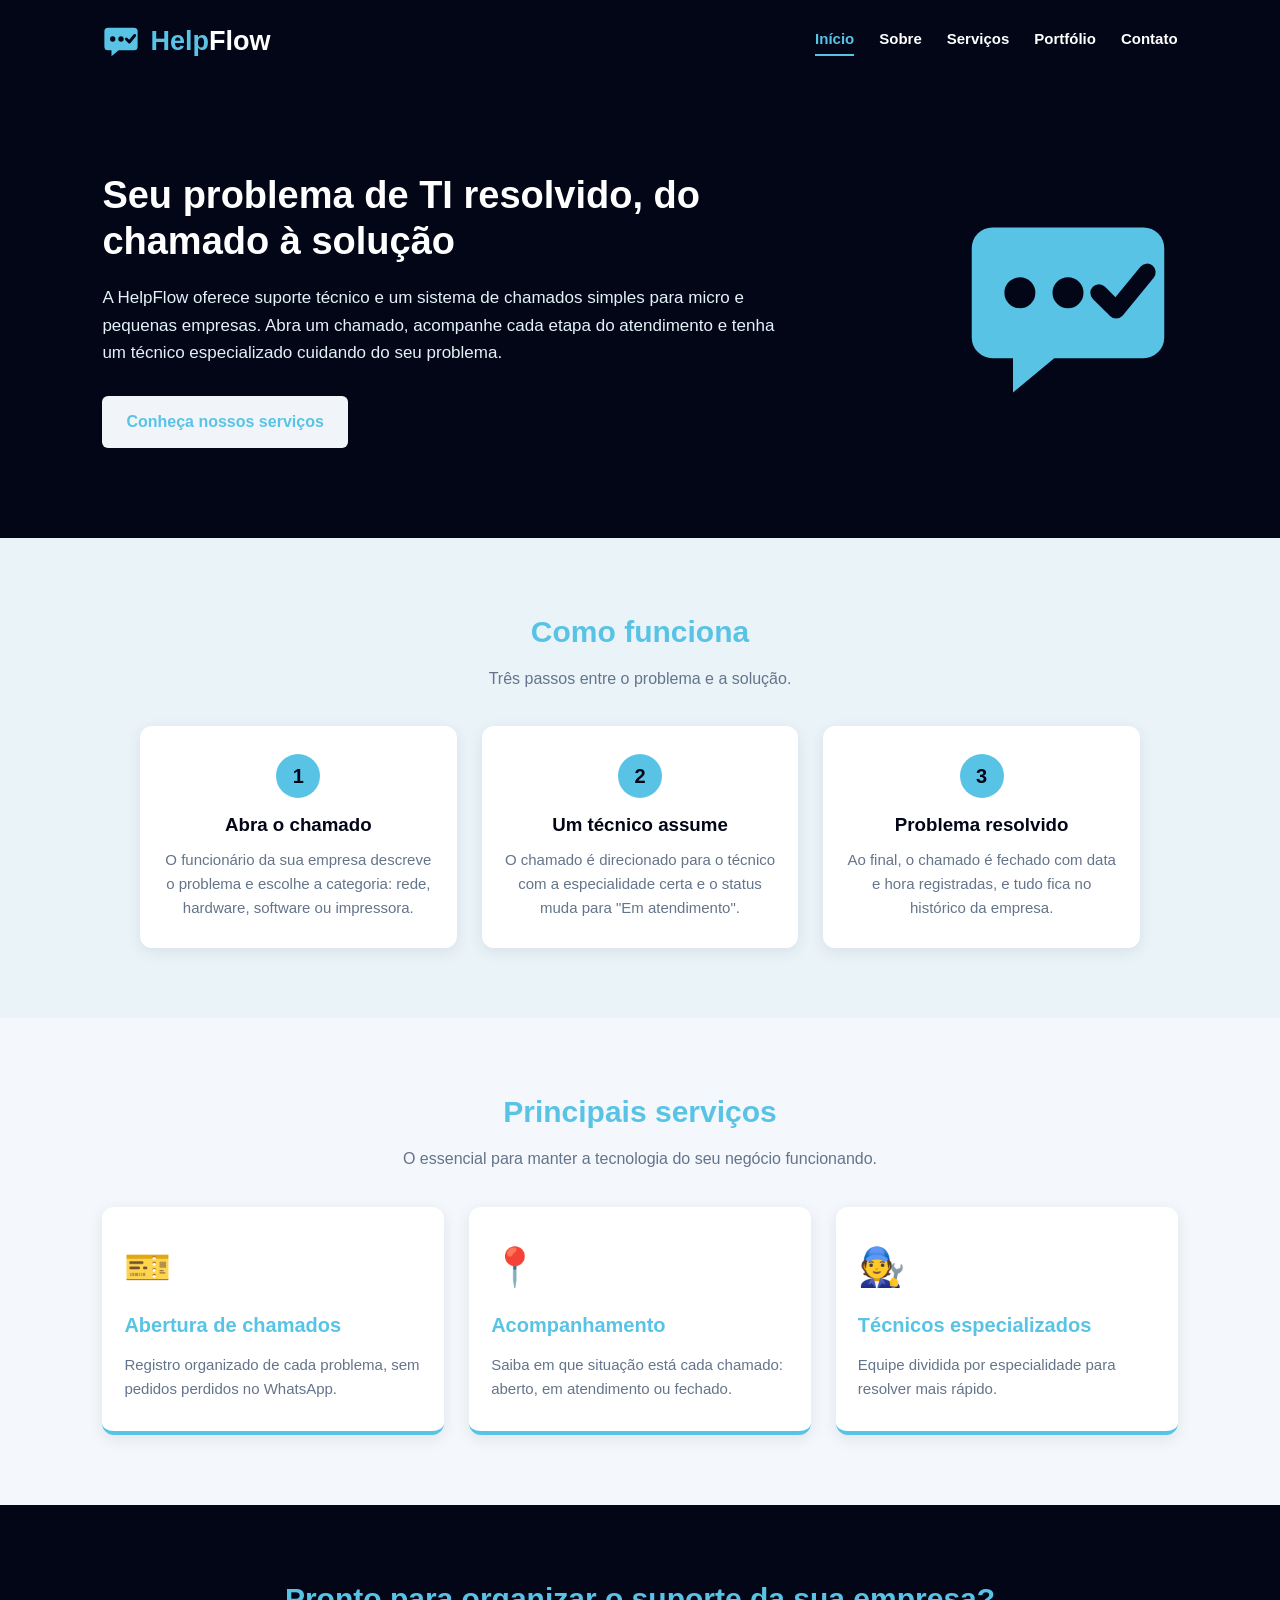
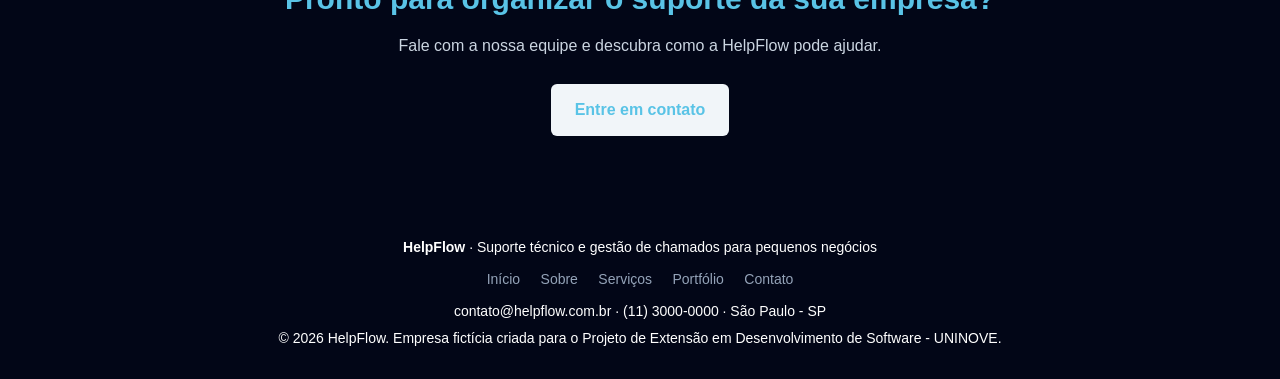
<file: Portfolio-HelpFlow/index.html>
<!DOCTYPE html>
<html lang="pt-br">
<head>
    <meta charset="UTF-8">
    <meta name="viewport" content="width=device-width, initial-scale=1.0">
    <title>HelpFlow | Suporte técnico para pequenos negócios</title>
    <link rel="icon" href="img/logo.svg" type="image/svg+xml">
    <link rel="stylesheet" href="style.css">
</head>
<body>

    <!-- Cabeçalho com logotipo e menu de navegação -->
    <header class="header">
        <h1 class="logo">
            <a href="index.html">
                <img src="img/logo.svg" alt="Logotipo HelpFlow">
                <span class="logo-texto"><span>Help</span>Flow</span>
            </a>
        </h1>

        <nav>
            <a href="index.html" class="ativo">Início</a>
            <a href="sobre.html">Sobre</a>
            <a href="servicos.html">Serviços</a>
            <a href="portfolio.html">Portfólio</a>
            <a href="contato.html">Contato</a>
        </nav>
    </header>

    <main>
    <!-- Banner principal -->
    <section class="inicio">
        <div class="inicio-conteudo">
            <h2>Seu problema de TI resolvido, do chamado à solução</h2>
            <p>
                A HelpFlow oferece suporte técnico e um sistema de chamados simples para micro e pequenas empresas.
                Abra um chamado, acompanhe cada etapa do atendimento e tenha um técnico especializado cuidando do seu problema.
            </p>
            <a href="servicos.html" class="botao">Conheça nossos serviços</a>
        </div>
        <img class="inicio-logo" src="img/logo.svg" alt="">
    </section>

    <!-- Como funciona -->
    <section class="secao secao-servicos">
        <h2>Como funciona</h2>
        <p class="subtitulo">Três passos entre o problema e a solução.</p>

        <div class="passos">
            <div class="passo">
                <span class="passo-numero">1</span>
                <h3>Abra o chamado</h3>
                <p>O funcionário da sua empresa descreve o problema e escolhe a categoria: rede, hardware, software ou impressora.</p>
            </div>
            <div class="passo">
                <span class="passo-numero">2</span>
                <h3>Um técnico assume</h3>
                <p>O chamado é direcionado para o técnico com a especialidade certa e o status muda para "Em atendimento".</p>
            </div>
            <div class="passo">
                <span class="passo-numero">3</span>
                <h3>Problema resolvido</h3>
                <p>Ao final, o chamado é fechado com data e hora registradas, e tudo fica no histórico da empresa.</p>
            </div>
        </div>
    </section>

    <!-- Destaque dos principais serviços -->
    <section class="secao">
        <h2>Principais serviços</h2>
        <p class="subtitulo">O essencial para manter a tecnologia do seu negócio funcionando.</p>

        <div class="container-cards">
            <div class="card">
                <div class="icone">🎫</div>
                <h3>Abertura de chamados</h3>
                <p>Registro organizado de cada problema, sem pedidos perdidos no WhatsApp.</p>
            </div>
            <div class="card">
                <div class="icone">📍</div>
                <h3>Acompanhamento</h3>
                <p>Saiba em que situação está cada chamado: aberto, em atendimento ou fechado.</p>
            </div>
            <div class="card">
                <div class="icone">🧑‍🔧</div>
                <h3>Técnicos especializados</h3>
                <p>Equipe dividida por especialidade para resolver mais rápido.</p>
            </div>
        </div>
    </section>

    <!-- Chamada para ação -->
    <section class="secao chamada-acao">
        <h2>Pronto para organizar o suporte da sua empresa?</h2>
        <p>Fale com a nossa equipe e descubra como a HelpFlow pode ajudar.</p>
        <a href="contato.html" class="botao">Entre em contato</a>
    </section>
    </main>

    <!-- Rodapé -->
    <footer class="footer">
        <p><strong>HelpFlow</strong> · Suporte técnico e gestão de chamados para pequenos negócios</p>
        <div class="footer-links">
            <a href="index.html">Início</a>
            <a href="sobre.html">Sobre</a>
            <a href="servicos.html">Serviços</a>
            <a href="portfolio.html">Portfólio</a>
            <a href="contato.html">Contato</a>
        </div>
        <p>contato@helpflow.com.br · (11) 3000-0000 · São Paulo - SP</p>
        <p>&copy; 2026 HelpFlow. Empresa fictícia criada para o Projeto de Extensão em Desenvolvimento de Software - UNINOVE.</p>
    </footer>

</body>
</html>
</file>
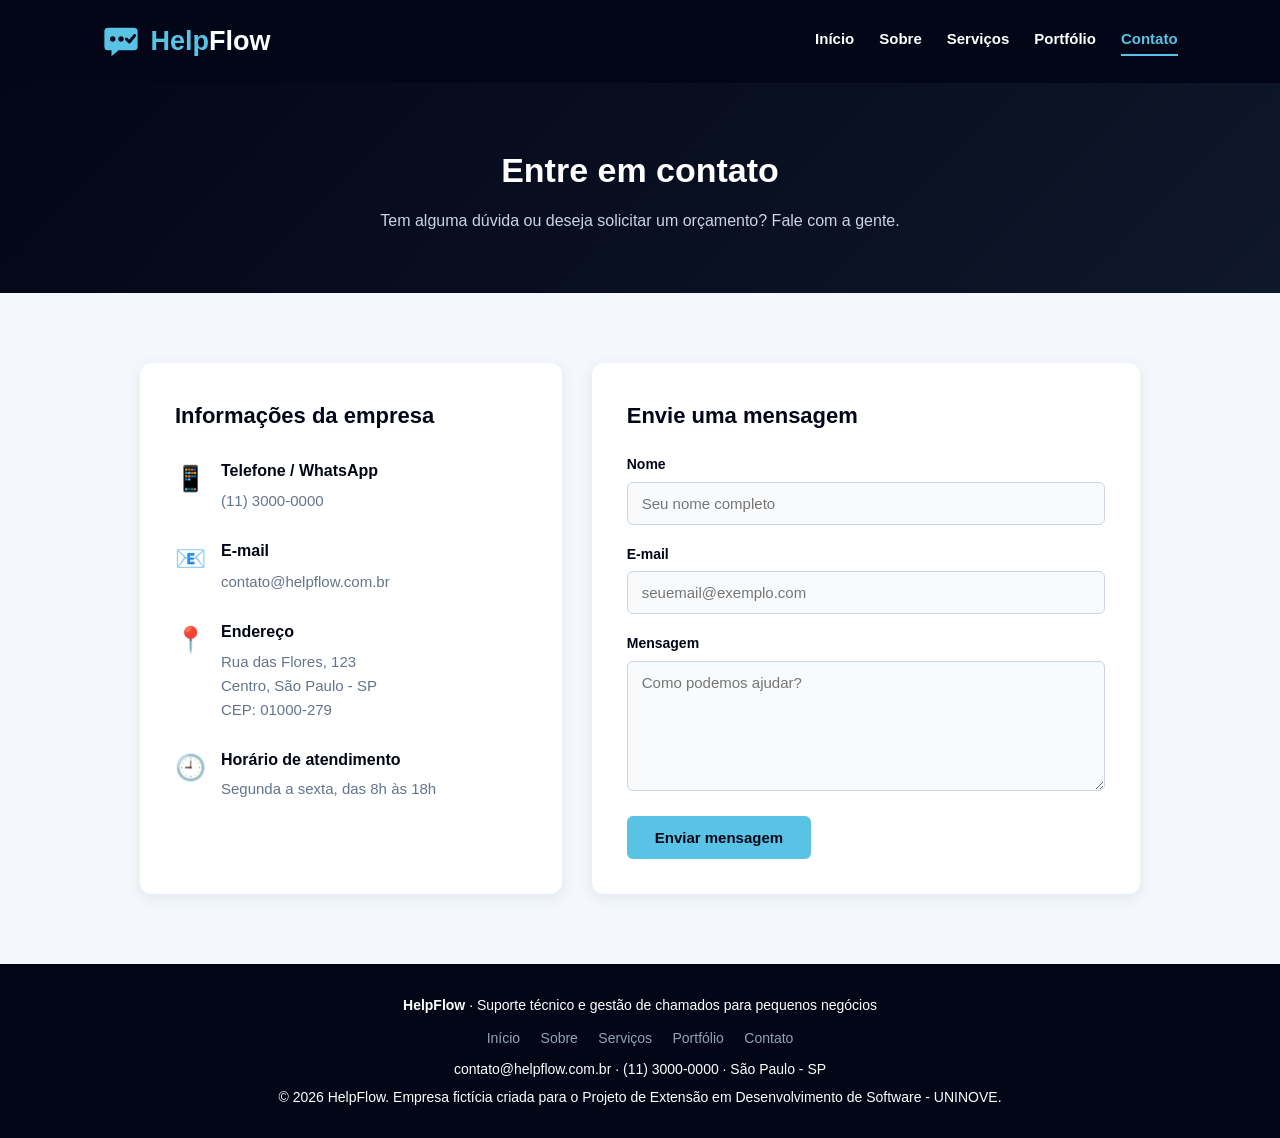
<file: Portfolio-HelpFlow/contato.html>
<!DOCTYPE html>
<html lang="pt-br">
<head>
    <meta charset="UTF-8">
    <meta name="viewport" content="width=device-width, initial-scale=1.0">
    <title>HelpFlow | Contato</title>
    <link rel="icon" href="img/logo.svg" type="image/svg+xml">
    <link rel="stylesheet" href="style.css">
</head>
<body>

    <!-- Cabeçalho com logotipo e menu de navegação -->
    <header class="header">
        <h1 class="logo">
            <a href="index.html">
                <img src="img/logo.svg" alt="Logotipo HelpFlow">
                <span class="logo-texto"><span>Help</span>Flow</span>
            </a>
        </h1>

        <nav>
            <a href="../index.html">Início</a>
            <a href="sobre.html">Sobre</a>
            <a href="servicos.html">Serviços</a>
            <a href="portfolio.html">Portfólio</a>
            <a href="contato.html" class="ativo">Contato</a>
        </nav>
    </header>

    <main>
    <section class="topo-pagina">
        <h2>Entre em contato</h2>
        <p>Tem alguma dúvida ou deseja solicitar um orçamento? Fale com a gente.</p>
    </section>

    <section class="secao contato">
        <div class="contato-container">
            
            <div class="informacoes">
                <h3>Informações da empresa</h3>

                <div class="informacao-item">
                    <span>📱</span>
                    <div>
                        <h4>Telefone / WhatsApp</h4>
                        <p>(11) 3000-0000</p>
                    </div>
                </div>

                <div class="informacao-item">
                    <span>📧</span>
                    <div>
                        <h4>E-mail</h4>
                        <a href="mailto:contato@helpflow.com.br">contato@helpflow.com.br</a>
                    </div>
                </div>

                <div class="informacao-item">
                    <span>📍</span>
                    <div>
                        <h4>Endereço</h4>
                        <p>
                            Rua das Flores, 123<br>
                            Centro, São Paulo - SP<br>
                            CEP: 01000-279
                        </p>
                    </div>
                </div>

                <div class="informacao-item">
                    <span>🕘</span>
                    <div>
                        <h4>Horário de atendimento</h4>
                        <p>Segunda a sexta, das 8h às 18h</p>
                    </div>
                </div>
            </div>

            
            <form class="formulario" id="form-contato">
                <h3>Envie uma mensagem</h3>

                <label for="nome">Nome</label>
                <input type="text" id="nome" name="nome" placeholder="Seu nome completo" required>

                <label for="email">E-mail</label>
                <input type="email" id="email" name="email" placeholder="seuemail@exemplo.com" required>

                <label for="mensagem">Mensagem</label>
                <textarea id="mensagem" name="mensagem" placeholder="Como podemos ajudar?" required></textarea>

                <button type="submit" class="botao-enviar">Enviar mensagem</button>
                <p class="mensagem-sucesso" id="mensagem-sucesso">Mensagem enviada! Em breve entraremos em contato.</p>
            </form>
        </div>
    </section>
    </main>

    
    <footer class="footer">
        <p><strong>HelpFlow</strong> · Suporte técnico e gestão de chamados para pequenos negócios</p>
        <div class="footer-links">
            <a href="../index.html">Início</a>
            <a href="sobre.html">Sobre</a>
            <a href="servicos.html">Serviços</a>
            <a href="portfolio.html">Portfólio</a>
            <a href="contato.html">Contato</a>
        </div>
        <p>contato@helpflow.com.br · (11) 3000-0000 · São Paulo - SP</p>
        <p>&copy; 2026 HelpFlow. Empresa fictícia criada para o Projeto de Extensão em Desenvolvimento de Software - UNINOVE.</p>
    </footer>
    <script src="script.js"></script>

</body>
</html>
</file>
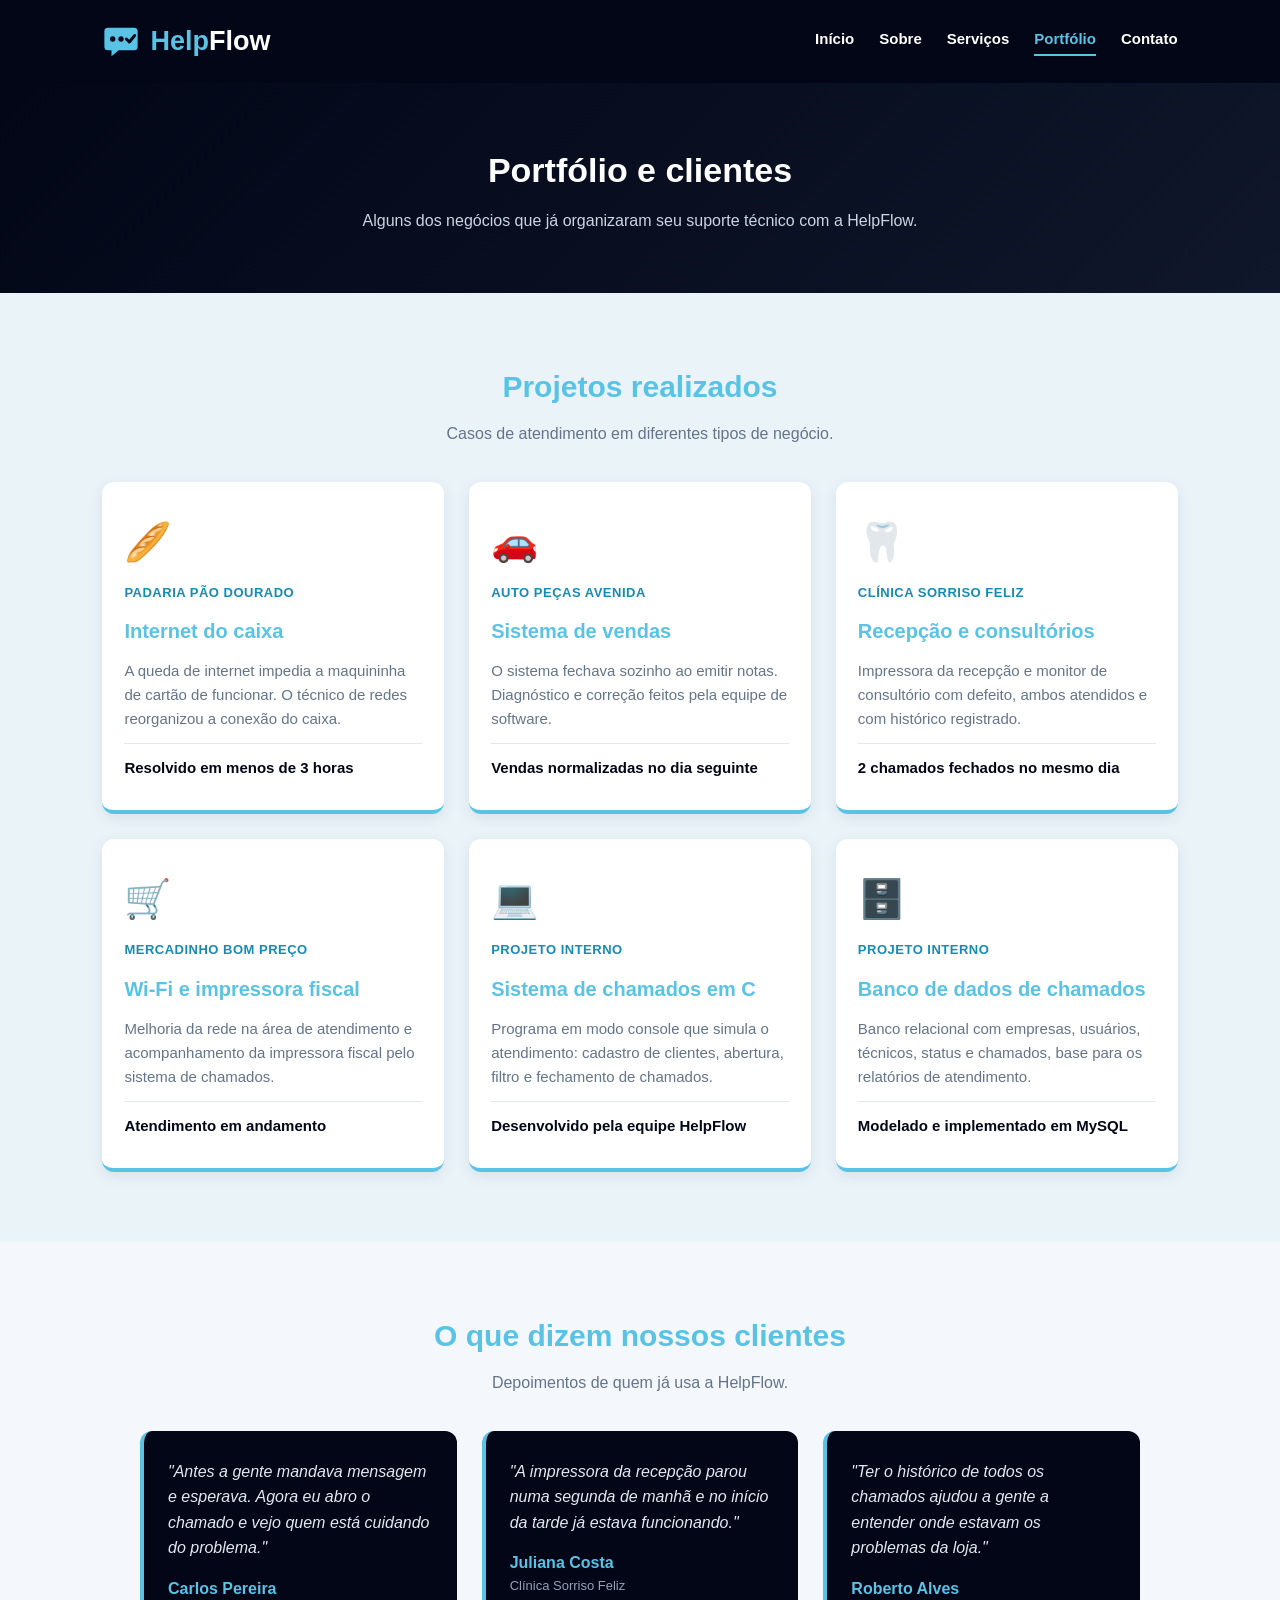
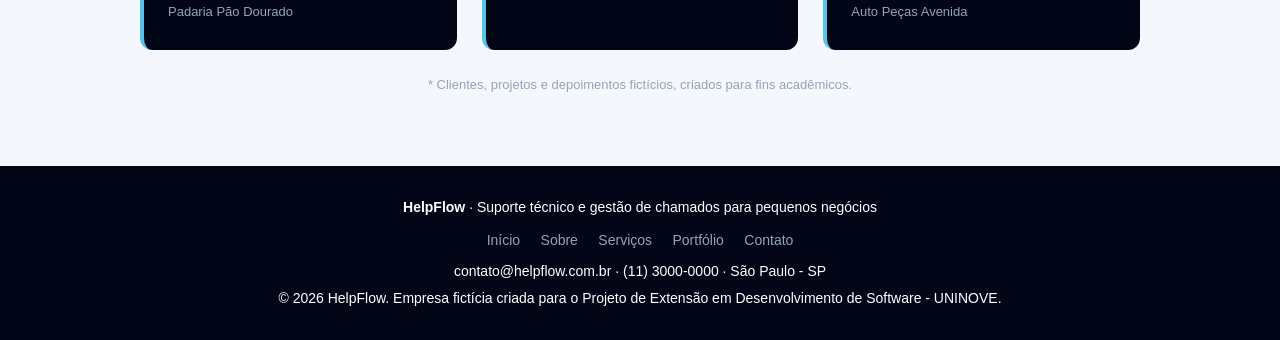
<file: Portfolio-HelpFlow/portfolio.html>
<!DOCTYPE html>
<html lang="pt-br">
<head>
    <meta charset="UTF-8">
    <meta name="viewport" content="width=device-width, initial-scale=1.0">
    <title>HelpFlow | Portfólio</title>
    <link rel="icon" href="img/logo.svg" type="image/svg+xml">
    <link rel="stylesheet" href="style.css">
</head>
<body>

    
    <header class="header">
        <h1 class="logo">
            <a href="index.html">
                <img src="img/logo.svg" alt="Logotipo HelpFlow">
                <span class="logo-texto"><span>Help</span>Flow</span>
            </a>
        </h1>

        <nav>
            <a href="../index.html">Início</a>
            <a href="sobre.html">Sobre</a>
            <a href="servicos.html">Serviços</a>
            <a href="portfolio.html" class="ativo">Portfólio</a>
            <a href="contato.html">Contato</a>
        </nav>
    </header>

    <main>
    <section class="topo-pagina">
        <h2>Portfólio e clientes</h2>
        <p>Alguns dos negócios que já organizaram seu suporte técnico com a HelpFlow.</p>
    </section>

    
    <section class="secao secao-servicos">
        <h2>Projetos realizados</h2>
        <p class="subtitulo">Casos de atendimento em diferentes tipos de negócio.</p>

        <div class="container-cards">
            <div class="card">
                <div class="icone">🥖</div>
                <span class="projeto-cliente">Padaria Pão Dourado</span>
                <h3>Internet do caixa</h3>
                <p>A queda de internet impedia a maquininha de cartão de funcionar. O técnico de redes reorganizou a conexão do caixa.</p>
                <p class="projeto-resultado">Resolvido em menos de 3 horas</p>
            </div>
            <div class="card">
                <div class="icone">🚗</div>
                <span class="projeto-cliente">Auto Peças Avenida</span>
                <h3>Sistema de vendas</h3>
                <p>O sistema fechava sozinho ao emitir notas. Diagnóstico e correção feitos pela equipe de software.</p>
                <p class="projeto-resultado">Vendas normalizadas no dia seguinte</p>
            </div>
            <div class="card">
                <div class="icone">🦷</div>
                <span class="projeto-cliente">Clínica Sorriso Feliz</span>
                <h3>Recepção e consultórios</h3>
                <p>Impressora da recepção e monitor de consultório com defeito, ambos atendidos e com histórico registrado.</p>
                <p class="projeto-resultado">2 chamados fechados no mesmo dia</p>
            </div>
            <div class="card">
                <div class="icone">🛒</div>
                <span class="projeto-cliente">Mercadinho Bom Preço</span>
                <h3>Wi-Fi e impressora fiscal</h3>
                <p>Melhoria da rede na área de atendimento e acompanhamento da impressora fiscal pelo sistema de chamados.</p>
                <p class="projeto-resultado">Atendimento em andamento</p>
            </div>
            <div class="card">
                <div class="icone">💻</div>
                <span class="projeto-cliente">Projeto interno</span>
                <h3>Sistema de chamados em C</h3>
                <p>Programa em modo console que simula o atendimento: cadastro de clientes, abertura, filtro e fechamento de chamados.</p>
                <p class="projeto-resultado">Desenvolvido pela equipe HelpFlow</p>
            </div>
            <div class="card">
                <div class="icone">🗄️</div>
                <span class="projeto-cliente">Projeto interno</span>
                <h3>Banco de dados de chamados</h3>
                <p>Banco relacional com empresas, usuários, técnicos, status e chamados, base para os relatórios de atendimento.</p>
                <p class="projeto-resultado">Modelado e implementado em MySQL</p>
            </div>
        </div>
    </section>

    
    <section class="secao">
        <h2>O que dizem nossos clientes</h2>
        <p class="subtitulo">Depoimentos de quem já usa a HelpFlow.</p>

        <div class="depoimentos">
            <div class="depoimento">
                <p>"Antes a gente mandava mensagem e esperava. Agora eu abro o chamado e vejo quem está cuidando do problema."</p>
                <strong>Carlos Pereira</strong>
                <span>Padaria Pão Dourado</span>
            </div>
            <div class="depoimento">
                <p>"A impressora da recepção parou numa segunda de manhã e no início da tarde já estava funcionando."</p>
                <strong>Juliana Costa</strong>
                <span>Clínica Sorriso Feliz</span>
            </div>
            <div class="depoimento">
                <p>"Ter o histórico de todos os chamados ajudou a gente a entender onde estavam os problemas da loja."</p>
                <strong>Roberto Alves</strong>
                <span>Auto Peças Avenida</span>
            </div>
        </div>
        <p class="aviso-ficticio">* Clientes, projetos e depoimentos fictícios, criados para fins acadêmicos.</p>
    </section>
    </main>

    
    <footer class="footer">
        <p><strong>HelpFlow</strong> · Suporte técnico e gestão de chamados para pequenos negócios</p>
        <div class="footer-links">
            <a href="../index.html">Início</a>
            <a href="sobre.html">Sobre</a>
            <a href="servicos.html">Serviços</a>
            <a href="portfolio.html">Portfólio</a>
            <a href="contato.html">Contato</a>
        </div>
        <p>contato@helpflow.com.br · (11) 3000-0000 · São Paulo - SP</p>
        <p>&copy; 2026 HelpFlow. Empresa fictícia criada para o Projeto de Extensão em Desenvolvimento de Software - UNINOVE.</p>
    </footer>

</body>
</html>
</file>
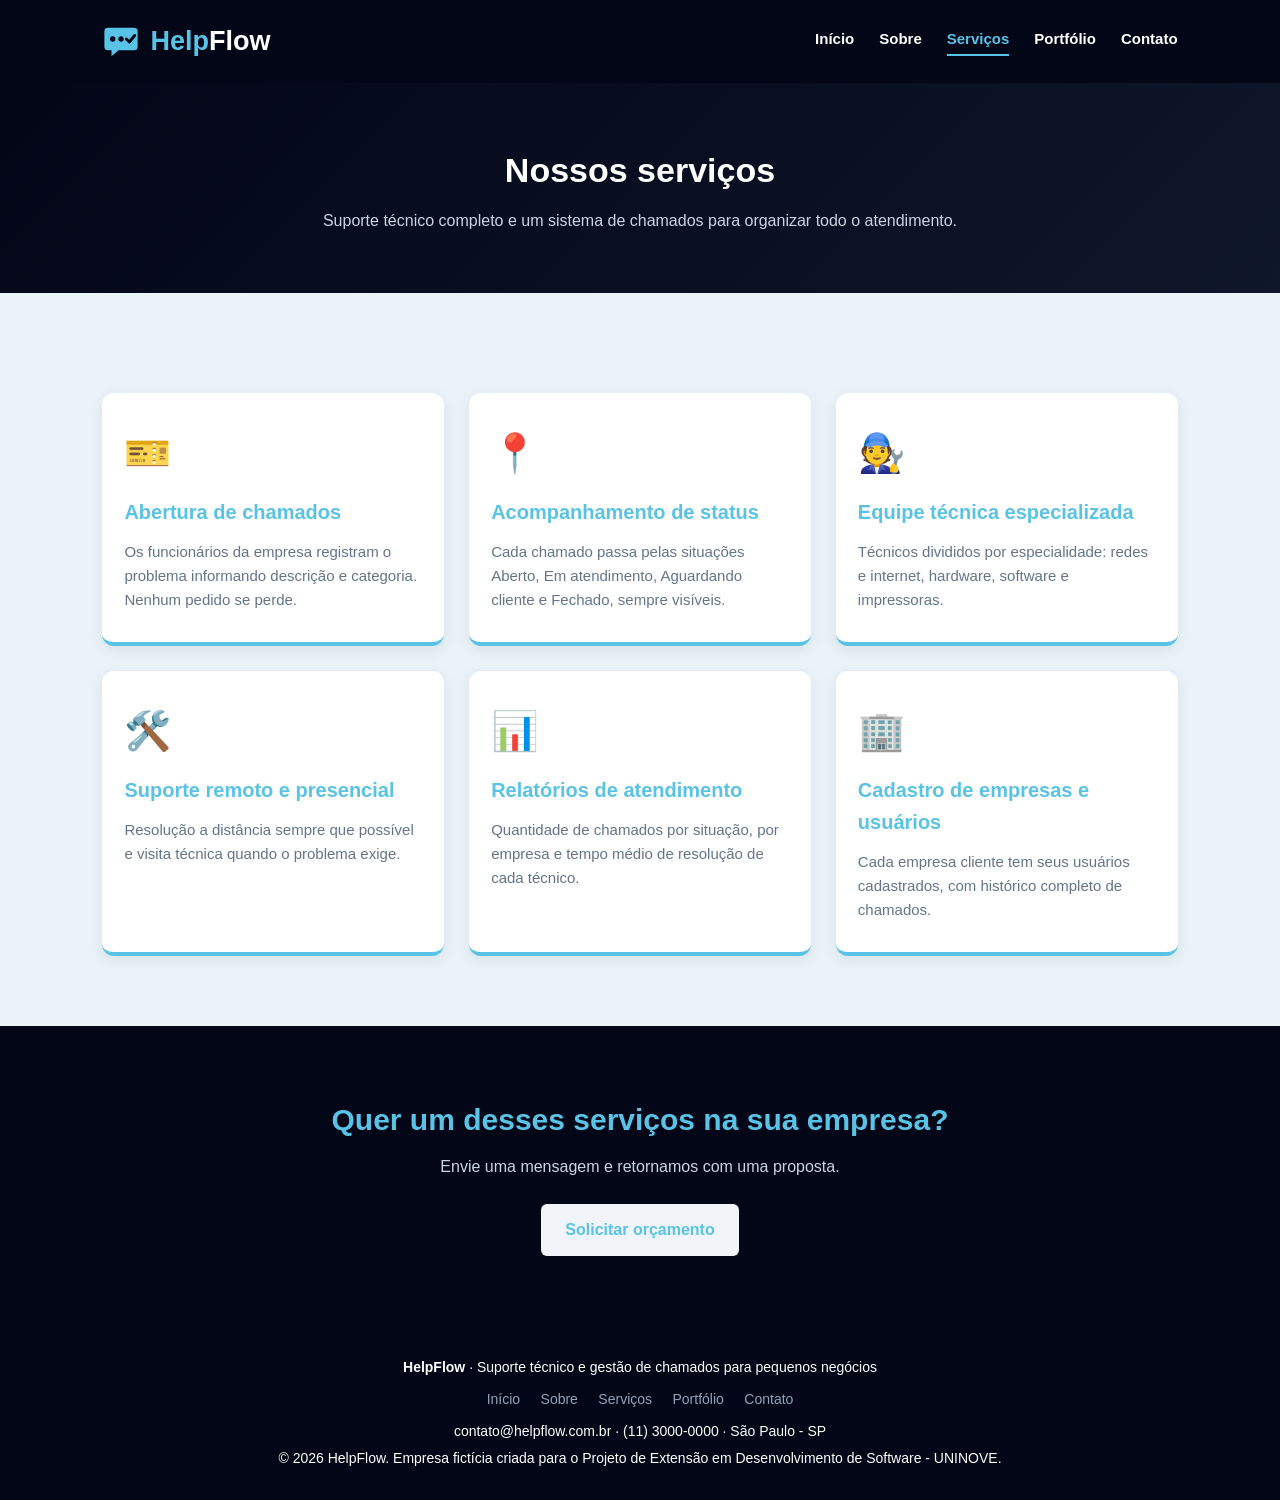
<file: Portfolio-HelpFlow/servicos.html>
<!DOCTYPE html>
<html lang="pt-br">
<head>
    <meta charset="UTF-8">
    <meta name="viewport" content="width=device-width, initial-scale=1.0">
    <title>HelpFlow | Serviços</title>
    <link rel="icon" href="img/logo.svg" type="image/svg+xml">
    <link rel="stylesheet" href="style.css">
</head>
<body>

    
    <header class="header">
        <h1 class="logo">
            <a href="index.html">
                <img src="img/logo.svg" alt="Logotipo HelpFlow">
                <span class="logo-texto"><span>Help</span>Flow</span>
            </a>
        </h1>

        <nav>
            <a href="../index.html">Início</a>
            <a href="sobre.html">Sobre</a>
            <a href="servicos.html" class="ativo">Serviços</a>
            <a href="portfolio.html">Portfólio</a>
            <a href="contato.html">Contato</a>
        </nav>
    </header>

    <main>
    <section class="topo-pagina">
        <h2>Nossos serviços</h2>
        <p>Suporte técnico completo e um sistema de chamados para organizar todo o atendimento.</p>
    </section>

    <section class="secao secao-servicos">
        <div class="container-cards">
            <div class="card">
                <div class="icone">🎫</div>
                <h3>Abertura de chamados</h3>
                <p>Os funcionários da empresa registram o problema informando descrição e categoria. Nenhum pedido se perde.</p>
            </div>
            <div class="card">
                <div class="icone">📍</div>
                <h3>Acompanhamento de status</h3>
                <p>Cada chamado passa pelas situações Aberto, Em atendimento, Aguardando cliente e Fechado, sempre visíveis.</p>
            </div>
            <div class="card">
                <div class="icone">🧑‍🔧</div>
                <h3>Equipe técnica especializada</h3>
                <p>Técnicos divididos por especialidade: redes e internet, hardware, software e impressoras.</p>
            </div>
            <div class="card">
                <div class="icone">🛠️</div>
                <h3>Suporte remoto e presencial</h3>
                <p>Resolução a distância sempre que possível e visita técnica quando o problema exige.</p>
            </div>
            <div class="card">
                <div class="icone">📊</div>
                <h3>Relatórios de atendimento</h3>
                <p>Quantidade de chamados por situação, por empresa e tempo médio de resolução de cada técnico.</p>
            </div>
            <div class="card">
                <div class="icone">🏢</div>
                <h3>Cadastro de empresas e usuários</h3>
                <p>Cada empresa cliente tem seus usuários cadastrados, com histórico completo de chamados.</p>
            </div>
        </div>
    </section>

    <section class="secao chamada-acao">
        <h2>Quer um desses serviços na sua empresa?</h2>
        <p>Envie uma mensagem e retornamos com uma proposta.</p>
        <a href="contato.html" class="botao">Solicitar orçamento</a>
    </section>
    </main>

    
    <footer class="footer">
        <p><strong>HelpFlow</strong> · Suporte técnico e gestão de chamados para pequenos negócios</p>
        <div class="footer-links">
            <a href="../index.html">Início</a>
            <a href="sobre.html">Sobre</a>
            <a href="servicos.html">Serviços</a>
            <a href="portfolio.html">Portfólio</a>
            <a href="contato.html">Contato</a>
        </div>
        <p>contato@helpflow.com.br · (11) 3000-0000 · São Paulo - SP</p>
        <p>&copy; 2026 HelpFlow. Empresa fictícia criada para o Projeto de Extensão em Desenvolvimento de Software - UNINOVE.</p>
    </footer>

</body>
</html>
</file>
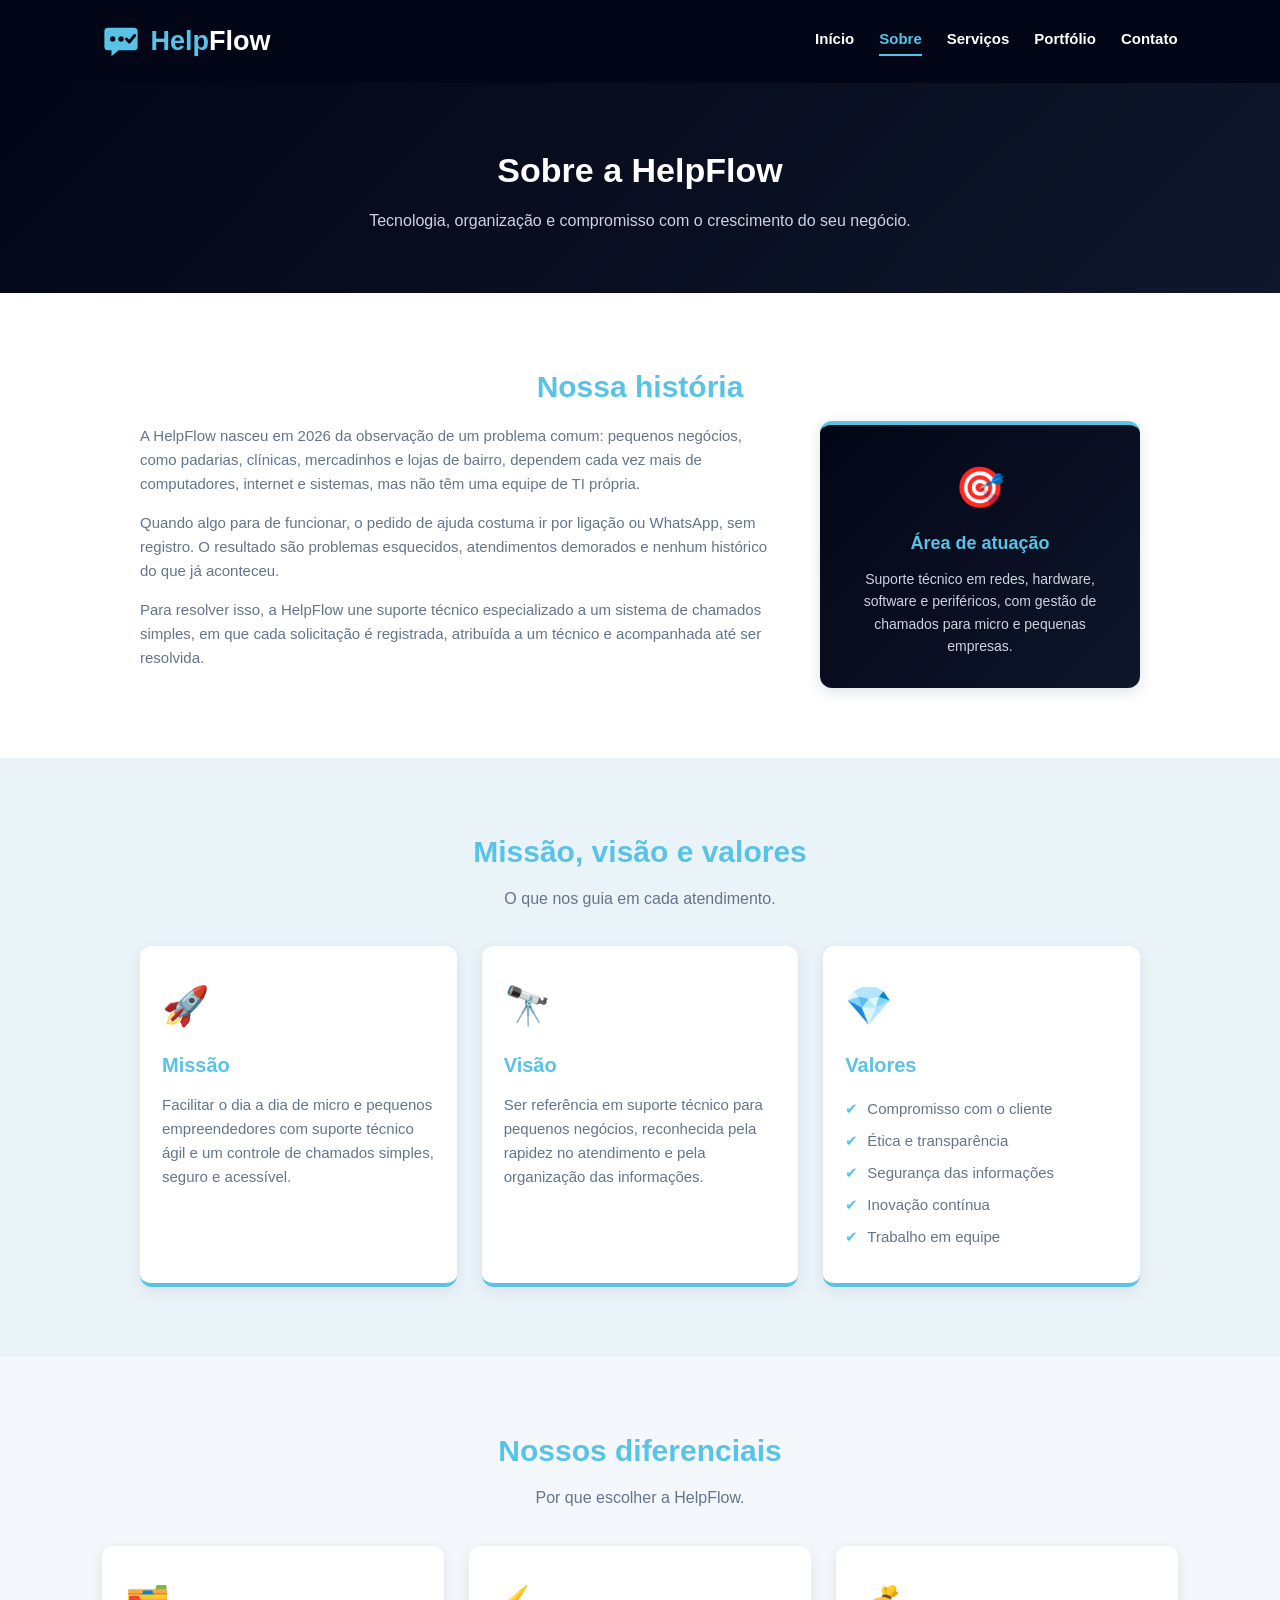
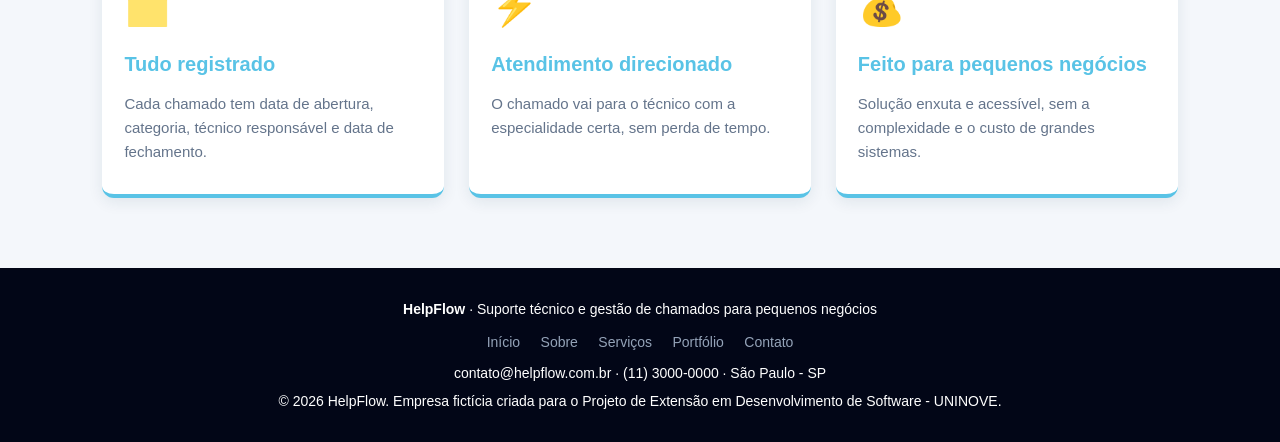
<file: Portfolio-HelpFlow/sobre.html>
<!DOCTYPE html>
<html lang="pt-br">
<head>
    <meta charset="UTF-8">
    <meta name="viewport" content="width=device-width, initial-scale=1.0">
    <title>HelpFlow | Sobre a empresa</title>
    <link rel="icon" href="img/logo.svg" type="image/svg+xml">
    <link rel="stylesheet" href="style.css">
</head>
<body>

    
    <header class="header">
        <h1 class="logo">
            <a href="index.html">
                <img src="img/logo.svg" alt="Logotipo HelpFlow">
                <span class="logo-texto"><span>Help</span>Flow</span>
            </a>
        </h1>

        <nav>
            <a href="../index.html">Início</a>
            <a href="sobre.html" class="ativo">Sobre</a>
            <a href="servicos.html">Serviços</a>
            <a href="portfolio.html">Portfólio</a>
            <a href="contato.html">Contato</a>
        </nav>
    </header>

    <main>
    <section class="topo-pagina">
        <h2>Sobre a HelpFlow</h2>
        <p>Tecnologia, organização e compromisso com o crescimento do seu negócio.</p>
    </section>

    
    <section class="secao sobre-empresa">
        <h2>Nossa história</h2>
        <div class="sobre-container">
            <div class="sobre-texto">
                <p>
                    A HelpFlow nasceu em 2026 da observação de um problema comum: pequenos negócios, como padarias,
                    clínicas, mercadinhos e lojas de bairro, dependem cada vez mais de computadores, internet e sistemas,
                    mas não têm uma equipe de TI própria.
                </p>
                <p>
                    Quando algo para de funcionar, o pedido de ajuda costuma ir por ligação ou WhatsApp, sem registro.
                    O resultado são problemas esquecidos, atendimentos demorados e nenhum histórico do que já aconteceu.
                </p>
                <p>
                    Para resolver isso, a HelpFlow une suporte técnico especializado a um sistema de chamados simples,
                    em que cada solicitação é registrada, atribuída a um técnico e acompanhada até ser resolvida.
                </p>
            </div>

            <div class="sobre-card-destaque">
                <div class="icone-destaque">🎯</div>
                <h4>Área de atuação</h4>
                <p>Suporte técnico em redes, hardware, software e periféricos, com gestão de chamados para micro e pequenas empresas.</p>
            </div>
        </div>
    </section>

    
    <section class="secao secao-servicos">
        <h2>Missão, visão e valores</h2>
        <p class="subtitulo">O que nos guia em cada atendimento.</p>

        <div class="mvv">
            <div class="card">
                <div class="icone">🚀</div>
                <h3>Missão</h3>
                <p>Facilitar o dia a dia de micro e pequenos empreendedores com suporte técnico ágil e um controle de chamados simples, seguro e acessível.</p>
            </div>
            <div class="card">
                <div class="icone">🔭</div>
                <h3>Visão</h3>
                <p>Ser referência em suporte técnico para pequenos negócios, reconhecida pela rapidez no atendimento e pela organização das informações.</p>
            </div>
            <div class="card">
                <div class="icone">💎</div>
                <h3>Valores</h3>
                <ul class="lista-valores">
                    <li>Compromisso com o cliente</li>
                    <li>Ética e transparência</li>
                    <li>Segurança das informações</li>
                    <li>Inovação contínua</li>
                    <li>Trabalho em equipe</li>
                </ul>
            </div>
        </div>
    </section>

    
    <section class="secao">
        <h2>Nossos diferenciais</h2>
        <p class="subtitulo">Por que escolher a HelpFlow.</p>

        <div class="container-cards">
            <div class="card">
                <div class="icone">🗂️</div>
                <h3>Tudo registrado</h3>
                <p>Cada chamado tem data de abertura, categoria, técnico responsável e data de fechamento.</p>
            </div>
            <div class="card">
                <div class="icone">⚡</div>
                <h3>Atendimento direcionado</h3>
                <p>O chamado vai para o técnico com a especialidade certa, sem perda de tempo.</p>
            </div>
            <div class="card">
                <div class="icone">💰</div>
                <h3>Feito para pequenos negócios</h3>
                <p>Solução enxuta e acessível, sem a complexidade e o custo de grandes sistemas.</p>
            </div>
        </div>
    </section>
    </main>

    
    <footer class="footer">
        <p><strong>HelpFlow</strong> · Suporte técnico e gestão de chamados para pequenos negócios</p>
        <div class="footer-links">
            <a href="../index.html">Início</a>
            <a href="sobre.html">Sobre</a>
            <a href="servicos.html">Serviços</a>
            <a href="portfolio.html">Portfólio</a>
            <a href="contato.html">Contato</a>
        </div>
        <p>contato@helpflow.com.br · (11) 3000-0000 · São Paulo - SP</p>
        <p>&copy; 2026 HelpFlow. Empresa fictícia criada para o Projeto de Extensão em Desenvolvimento de Software - UNINOVE.</p>
    </footer>

</body>
</html>
</file>
<file: Portfolio-HelpFlow/style.css>
/* Configurações gerais e reset */
* {
    margin: 0;
    padding: 0;
    box-sizing: border-box;
    font-family: Arial, Helvetica, sans-serif;
    scroll-behavior: smooth;
}

body {
    background-color: #f4f7fb;
    color: #020617;
    line-height: 1.6;
}

/* Cabeçalho */
.header {
    background-color: #020617;
    color: white;
    padding: 20px 8%;
    display: flex;
    justify-content: space-between;
    align-items: center;
    flex-wrap: wrap;
    gap: 15px;
}

.header h1 {
    font-size: 27px;
    font-weight: bold;
}

.header h1 span {
    color: #59c3e6;
}

.header nav {
    display: flex;
    gap: 25px;
    flex-wrap: wrap;
}

.header nav a {
    color: white;
    text-decoration: none;
    font-size: 15px;
    font-weight: bold;
    transition: color 0.3s;
}

.header nav a:hover {
    color: #59c3e6;
}

/* Início (Hero) */
.inicio {
    min-height: 400px;
    padding: 90px 8%;
    display: flex;
    align-items: center;
    background: linear-gradient(135deg, #020617, #020617);
    color: white;
}

.inicio-conteudo {
    max-width: 700px;
}

.inicio h2 {
    font-size: 38px;
    line-height: 1.2;
    margin-bottom: 20px;
}

.inicio p {
    font-size: 17px;
    margin-bottom: 30px;
    color: #e4f1f7;
}

.botao {
    display: inline-block;
    background-color: #f1f5f9;
    color: #59c3e6;
    padding: 13px 24px;
    border-radius: 6px;
    text-decoration: none;
    font-weight: bold;
    transition: 0.3s;
}

.botao:hover {
    background-color: white;
    transform: translateY(-2px);
}

/* Seções Gerais */
.secao {
    padding: 70px 8%;
    text-align: center;
}

.secao h2 {
    font-size: 30px;
    color: #59c3e6;
    margin-bottom: 10px;
}

.subtitulo {
    max-width: 650px;
    margin: 0 auto 35px;
    color: #64748b;
}

/* Seção Sobre a Empresa */
.sobre-empresa {
    background-color: #ffffff;
}

.sobre-container {
    display: grid;
    grid-template-columns: 2fr 1fr;
    gap: 40px;
    align-items: center;
    text-align: left;
    max-width: 1000px;
    margin: 0 auto;
}

.sobre-texto h3 {
    color: #020617;
    font-size: 20px;
    margin-top: 15px;
    margin-bottom: 8px;
}

.sobre-texto p {
    color: #64748b;
    font-size: 15px;
    margin-bottom: 15px;
}

.sobre-card-destaque {
    background: linear-gradient(135deg, #020617, #0f172a);
    padding: 30px;
    border-radius: 12px;
    color: white;
    text-align: center;
    box-shadow: 0 4px 15px rgba(18, 60, 80, 0.15);
    border-top: 4px solid #59c3e6;
}

.icone-destaque {
    font-size: 40px;
    margin-bottom: 10px;
}

.sobre-card-destaque h4 {
    color: #59c3e6;
    font-size: 18px;
    margin-bottom: 10px;
}

.sobre-card-destaque p {
    color: #cbd5e1;
    font-size: 14px;
}

/* Cards de Produtos / Serviços */
.container-cards {
    display: grid;
    grid-template-columns: repeat(3, minmax(0, 1fr));
    gap: 25px;
    margin-top: 30px;
}

.card {
    background-color: white;
    padding: 30px 22px;
    border-radius: 12px;
    box-shadow: 0 4px 15px rgba(18, 60, 80, 0.09);
    border-bottom: 4px solid #59c3e6;
    transition: transform 0.3s, box-shadow 0.3s;
    text-align: left;
}

.card:hover {
    transform: translateY(-6px);
    box-shadow: 0 8px 22px rgba(18, 60, 80, 0.15);
}

.card h3 {
    color: #59c3e6;
    font-size: 20px;
    margin: 12px 0;
}

.card p {
    color: #64748b;
    font-size: 15px;
}

.icone {
    font-size: 38px;
    margin-bottom: 10px;
}

.secao-servicos {
    background-color: #eaf3f8;
}

/* Contato */
.contato {
    background-color: #f4f7fb;
}

.contato-container-central {
    display: flex;
    justify-content: center;
    max-width: 600px;
    margin: 0 auto;
    text-align: left;
}

.informacoes {
    background-color: white;
    padding: 35px;
    border-radius: 12px;
    box-shadow: 0 4px 15px rgba(18, 60, 80, 0.08);
    width: 100%;
}

.informacoes h3 {
    color: #020617;
    font-size: 22px;
    margin-bottom: 25px;
}

.informacao-item {
    display: flex;
    align-items: flex-start;
    gap: 15px;
    margin-bottom: 25px;
}

.informacao-item span {
    font-size: 25px;
}

.informacao-item h4 {
    color: #020617;
    margin-bottom: 5px;
}

.informacao-item p,
.informacao-item a {
    color: #64748b;
    font-size: 15px;
    overflow-wrap: anywhere;
}

.informacao-item a {
    text-decoration: none;
}

.informacao-item a:hover {
    color: #168bb5;
    text-decoration: underline;
}

/* Rodapé */
.footer {
    background-color: #020617;
    color: white;
    padding: 25px 8%;
    text-align: center;
}

.footer p {
    font-size: 14px;
    margin: 5px 0;
}

/* Responsividade para tablets e celulares */
@media (max-width: 900px) {
    .container-cards {
        grid-template-columns: repeat(2, minmax(0, 1fr));
    }

    .sobre-container {
        grid-template-columns: 1fr;
    }
}

@media (max-width: 600px) {
    .header {
        flex-direction: column;
        padding: 20px 5%;
    }

    .header nav {
        justify-content: center;
        gap: 15px;
    }

    .header nav a {
        font-size: 14px;
    }

    .inicio {
        padding: 65px 6%;
        min-height: 350px;
    }

    .inicio h2 {
        font-size: 29px;
    }

    .inicio p {
        font-size: 15px;
    }

    .secao {
        padding: 50px 6%;
    }

    .secao h2 {
        font-size: 26px;
    }

    .container-cards {
        grid-template-columns: 1fr;
    }

    .card, .informacoes {
        padding: 22px 18px;
    }

    .footer {
        padding: 22px 5%;
    }
}
/* ==========================================================================
   Complementos para o site em 5 páginas
   ========================================================================== */

/* Logo no cabeçalho */
.logo a {
    display: flex;
    align-items: center;
    gap: 10px;
    color: white;
    text-decoration: none;
}

.logo img {
    width: 38px;
    height: 38px;
}

/* Página atual destacada no menu */
.header nav a.ativo {
    color: #59c3e6;
    border-bottom: 2px solid #59c3e6;
    padding-bottom: 3px;
}

/* Topo das páginas internas (versão menor do banner) */
.topo-pagina {
    background: linear-gradient(135deg, #020617, #0f172a);
    color: white;
    padding: 60px 8%;
    text-align: center;
}

.topo-pagina h2 {
    font-size: 34px;
    margin-bottom: 10px;
}

.topo-pagina p {
    color: #cbd5e1;
    max-width: 650px;
    margin: 0 auto;
}

/* Banner da página inicial com logo grande */
.inicio {
    gap: 40px;
    justify-content: space-between;
}

.inicio-logo {
    width: 220px;
    max-width: 35%;
}

/* Passo a passo (Como funciona) */
.passos {
    display: grid;
    grid-template-columns: repeat(3, minmax(0, 1fr));
    gap: 25px;
    max-width: 1000px;
    margin: 0 auto;
}

.passo {
    background-color: white;
    padding: 28px 22px;
    border-radius: 12px;
    box-shadow: 0 4px 15px rgba(18, 60, 80, 0.09);
}

.passo-numero {
    display: inline-flex;
    align-items: center;
    justify-content: center;
    width: 44px;
    height: 44px;
    border-radius: 50%;
    background-color: #59c3e6;
    color: #020617;
    font-weight: bold;
    font-size: 20px;
    margin-bottom: 12px;
}

.passo h3 {
    color: #020617;
    margin-bottom: 8px;
}

.passo p {
    color: #64748b;
    font-size: 15px;
}

/* Chamada para ação */
.chamada-acao {
    background-color: #020617;
    color: white;
}

.chamada-acao p {
    color: #cbd5e1;
    margin-bottom: 25px;
}

/* Missão, visão e valores */
.mvv {
    display: grid;
    grid-template-columns: repeat(3, minmax(0, 1fr));
    gap: 25px;
    max-width: 1000px;
    margin: 0 auto;
    text-align: left;
}

.lista-valores {
    list-style: none;
}

.lista-valores li {
    color: #64748b;
    font-size: 15px;
    padding: 4px 0 4px 22px;
    position: relative;
}

.lista-valores li::before {
    content: "✔";
    color: #59c3e6;
    position: absolute;
    left: 0;
}

.texto-centralizado {
    max-width: 800px;
    margin: 0 auto;
    color: #64748b;
    text-align: left;
}

.texto-centralizado p {
    margin-bottom: 15px;
}

/* Portfólio */
.projeto-cliente {
    display: block;
    font-size: 13px;
    font-weight: bold;
    color: #168bb5;
    text-transform: uppercase;
    letter-spacing: 0.5px;
}

.projeto-resultado {
    margin-top: 12px;
    padding-top: 12px;
    border-top: 1px solid #e2e8f0;
    color: #020617 !important;
    font-weight: bold;
}

/* Depoimentos */
.depoimentos {
    display: grid;
    grid-template-columns: repeat(3, minmax(0, 1fr));
    gap: 25px;
    max-width: 1000px;
    margin: 0 auto;
}

.depoimento {
    background-color: #020617;
    color: #e2e8f0;
    padding: 28px 24px;
    border-radius: 12px;
    text-align: left;
    border-left: 4px solid #59c3e6;
}

.depoimento p {
    font-style: italic;
    margin-bottom: 15px;
}

.depoimento strong {
    color: #59c3e6;
}

.depoimento span {
    display: block;
    font-size: 13px;
    color: #94a3b8;
}

.aviso-ficticio {
    margin-top: 25px;
    font-size: 13px;
    color: #94a3b8;
}

/* Contato com formulário */
.contato-container {
    display: grid;
    grid-template-columns: 1fr 1.3fr;
    gap: 30px;
    max-width: 1000px;
    margin: 0 auto;
    text-align: left;
}

.formulario {
    background-color: white;
    padding: 35px;
    border-radius: 12px;
    box-shadow: 0 4px 15px rgba(18, 60, 80, 0.08);
}

.formulario h3 {
    color: #020617;
    font-size: 22px;
    margin-bottom: 20px;
}

.formulario label {
    display: block;
    font-weight: bold;
    color: #020617;
    margin-bottom: 6px;
    font-size: 14px;
}

.formulario input,
.formulario textarea {
    width: 100%;
    padding: 12px 14px;
    border: 1px solid #cbd5e1;
    border-radius: 6px;
    font-size: 15px;
    margin-bottom: 18px;
    background-color: #f8fafc;
}

.formulario input:focus,
.formulario textarea:focus {
    outline: none;
    border-color: #59c3e6;
    background-color: white;
}

.formulario textarea {
    resize: vertical;
    min-height: 130px;
}

.botao-enviar {
    background-color: #59c3e6;
    color: #020617;
    border: none;
    padding: 13px 28px;
    border-radius: 6px;
    font-weight: bold;
    font-size: 15px;
    cursor: pointer;
    transition: 0.3s;
}

.botao-enviar:hover {
    background-color: #168bb5;
    color: white;
}

.mensagem-sucesso {
    display: none;
    margin-top: 15px;
    padding: 12px 15px;
    border-radius: 6px;
    background-color: #dcfce7;
    color: #166534;
    font-weight: bold;
}

/* Rodapé com links */
.footer-links {
    margin: 8px 0;
}

.footer-links a {
    color: #94a3b8;
    text-decoration: none;
    margin: 0 8px;
    font-size: 14px;
}

.footer-links a:hover {
    color: #59c3e6;
}

/* Responsividade dos complementos */
@media (max-width: 900px) {
    .passos, .mvv, .depoimentos, .contato-container {
        grid-template-columns: 1fr;
    }

    .inicio-logo {
        display: none;
    }
}

/* Cores do nome no logo: "Help" em azul e "Flow" em branco */
.header h1 .logo-texto {
    color: white;
}

.header h1 .logo-texto span {
    color: #59c3e6;
}
</file>
